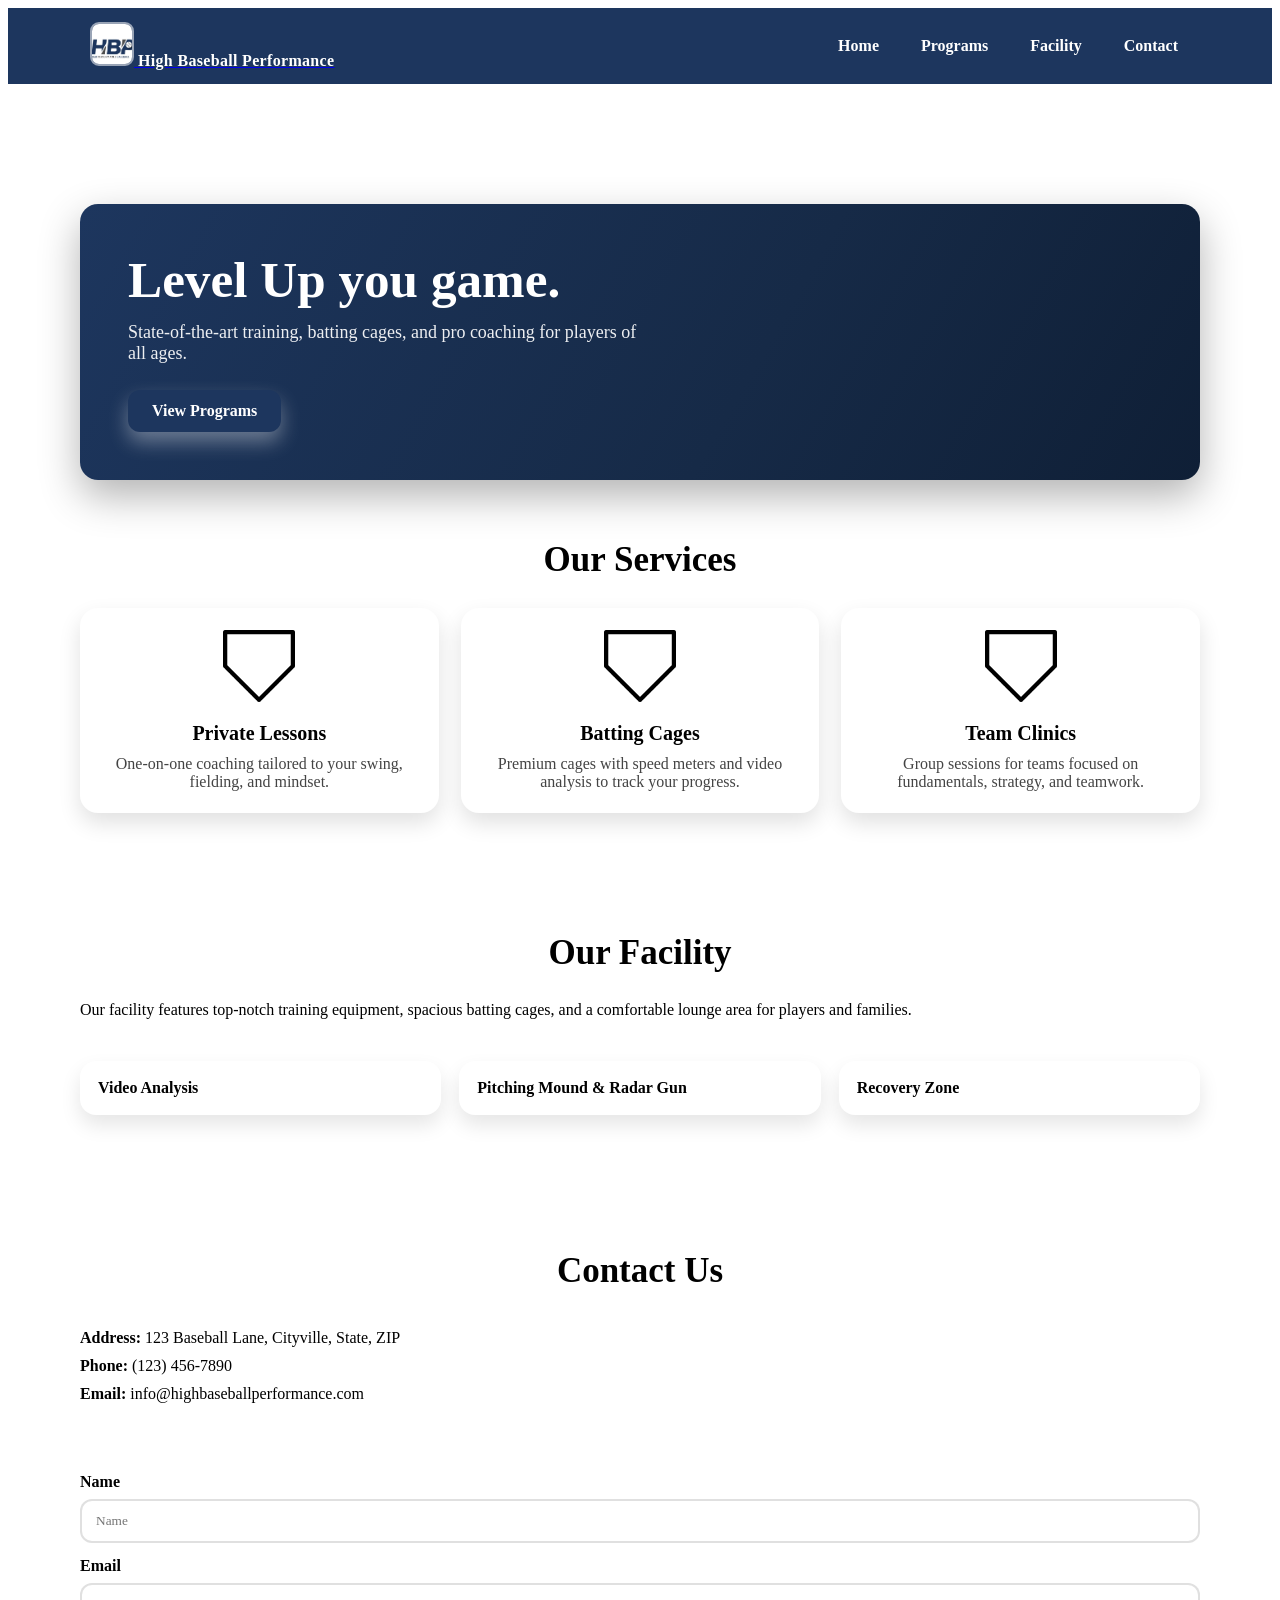
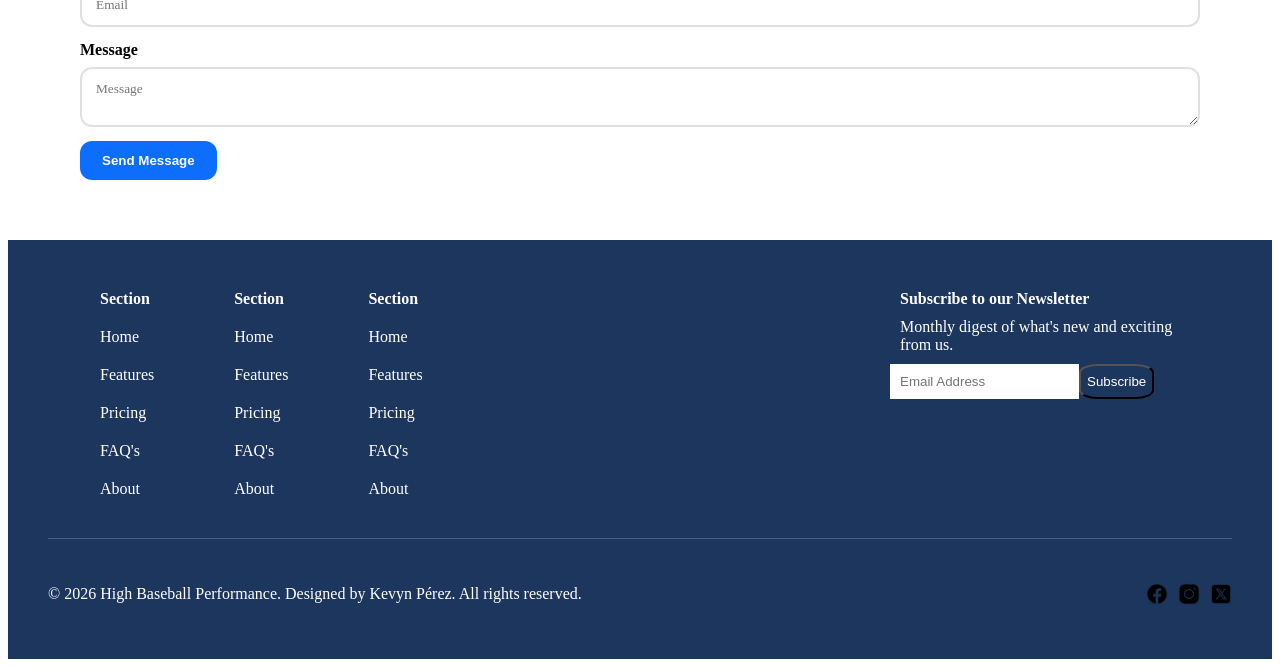
<file: index.html>
<!DOCTYPE html>
<html lang="en">

<head>
    <meta charset="UTF-8">
    <meta name="viewport" content="width=device-width, initial-scale=1.0">
    <title>High Baseball Performance</title>
    <link rel="stylesheet" href="style.css">
    <link rel="stylesheet" href="media.css">
</head>

<body>
    <header>
        <nav>
            <div class="brand">
                <a href="index.html">
                    <img src="High BP.jpeg" alt="High Baseball Performance" class="icono">
                    <span>High Baseball Performance</span>
                </a>
            </div>

            <ul>
                <li><a href="index.html">Home</a></li>
                <li><a href="programs.html">Programs</a></li>
                <li><a href="facility.html">Facility</a></li>
                <li><a href="contact.html">Contact</a></li>
            </ul>
        </nav>
    </header>

    <div class="container">

        <div class="clm1">
            <div class="clm1-content">
                <h1>Level Up you game.</h1>
                <p>State-of-the-art training, batting cages, and pro coaching for players of all ages.</p>
                <a href="programs.html" class="btn">View Programs</a>
            </div>
        </div>
        <div class="section">
            <h2>Our Services</h2>
            <div class="cards">
                <div class="card">
                    <img src="baseball.png" alt="Private Lessons">
                    <h3>Private Lessons</h3>
                    <p>One-on-one coaching tailored to your swing, fielding, and mindset.</p>
                </div>
                <div class="card">
                    <img src="baseball (2).png" alt="Batting Cages">
                    <h3>Batting Cages</h3>
                    <p>Premium cages with speed meters and video analysis to track your progress.</p>
                </div>
                <div class="card">
                    <img src="HomePlate.png" alt="Team Clinics">
                    <h3>Team Clinics</h3>
                    <p>Group sessions for teams focused on fundamentals, strategy, and teamwork.</p>
                </div>
            </div>
        </div>

        <div class="section">
            <h2>Our Facility</h2>
            <p>Our facility features top-notch training equipment, spacious batting cages, and a comfortable lounge area
                for players and families.</p>

            <div class="features">
                <p>Video Analysis</p>
                <p>Pitching Mound & Radar Gun</p>
                <p>Recovery Zone</p>
            </div>
        </div>
        <div class="section">
            <h2>Contact Us</h2>
            <div class="contact-grid">
                <div class="contact-info">
                    <p><strong>Address:</strong> 123 Baseball Lane, Cityville, State, ZIP</p>
                    <p><strong>Phone:</strong> (123) 456-7890</p>
                    <p><strong>Email:</strong> info@highbaseballperformance.com</p>
                </div>
            </div>
            </div>

            <form class="contact-form">
                <label>
                    Name
                    <input type="text" placeholder="Name" required>
                </label>
                <label>
                    Email
                    <input type="email" placeholder="Email" required>
                </label>
                <label>
                    Message
                    <textarea placeholder="Message" required></textarea>
                </label>
                <button type="submit">Send Message</button>
            </form>
        </div>
         <footer class="footer">
            <div class="fcontainer">
                <div class="fcolumns">
                    <div class="columns">
                        <h4>Section</h4>
                        <a href="#">Home</a>
                        <a href="#">Features</a>
                        <a href="#">Pricing</a>
                        <a href="#">FAQ's</a>
                        <a href="#">About</a>
                    </div>
                    <div class="columns">
                        <h4>Section</h4>
                        <a href="#">Home</a>
                        <a href="#">Features</a>
                        <a href="#">Pricing</a>
                        <a href="#">FAQ's</a>
                        <a href="#">About</a>
                    </div>
                    <div class="columns">
                        <h4>Section</h4>
                        <a href="#">Home</a>
                        <a href="#">Features</a>
                        <a href="#">Pricing</a>
                        <a href="#">FAQ's</a>
                        <a href="#">About</a>
                    </div>
                </div>
                <div class="news">
                    <h4>Subscribe to our Newsletter</h4>
                    <p>Monthly digest of what's new and exciting from us.</p>

                    <div class="form">
                        <input type="email" placeholder="Email Address">
                    <button>Subscribe</button>
                </div>
            </div>
        </div>
        <hr>
        <div class="bottom">
            <p>&copy; 2026 High Baseball Performance. Designed by Kevyn Pérez. All rights reserved.</p>
        
        <div class="social">
        <span><img src="Copia de icons8-facebook-50 2.png"></span>
        <span><img src="Copia de icons8-instagram-50.png"></span>
        <span><img src="Copia de icons8-x-50 2.png"></span>
        </div>
        </div>  
    </footer>
</body>


</html>
</file>
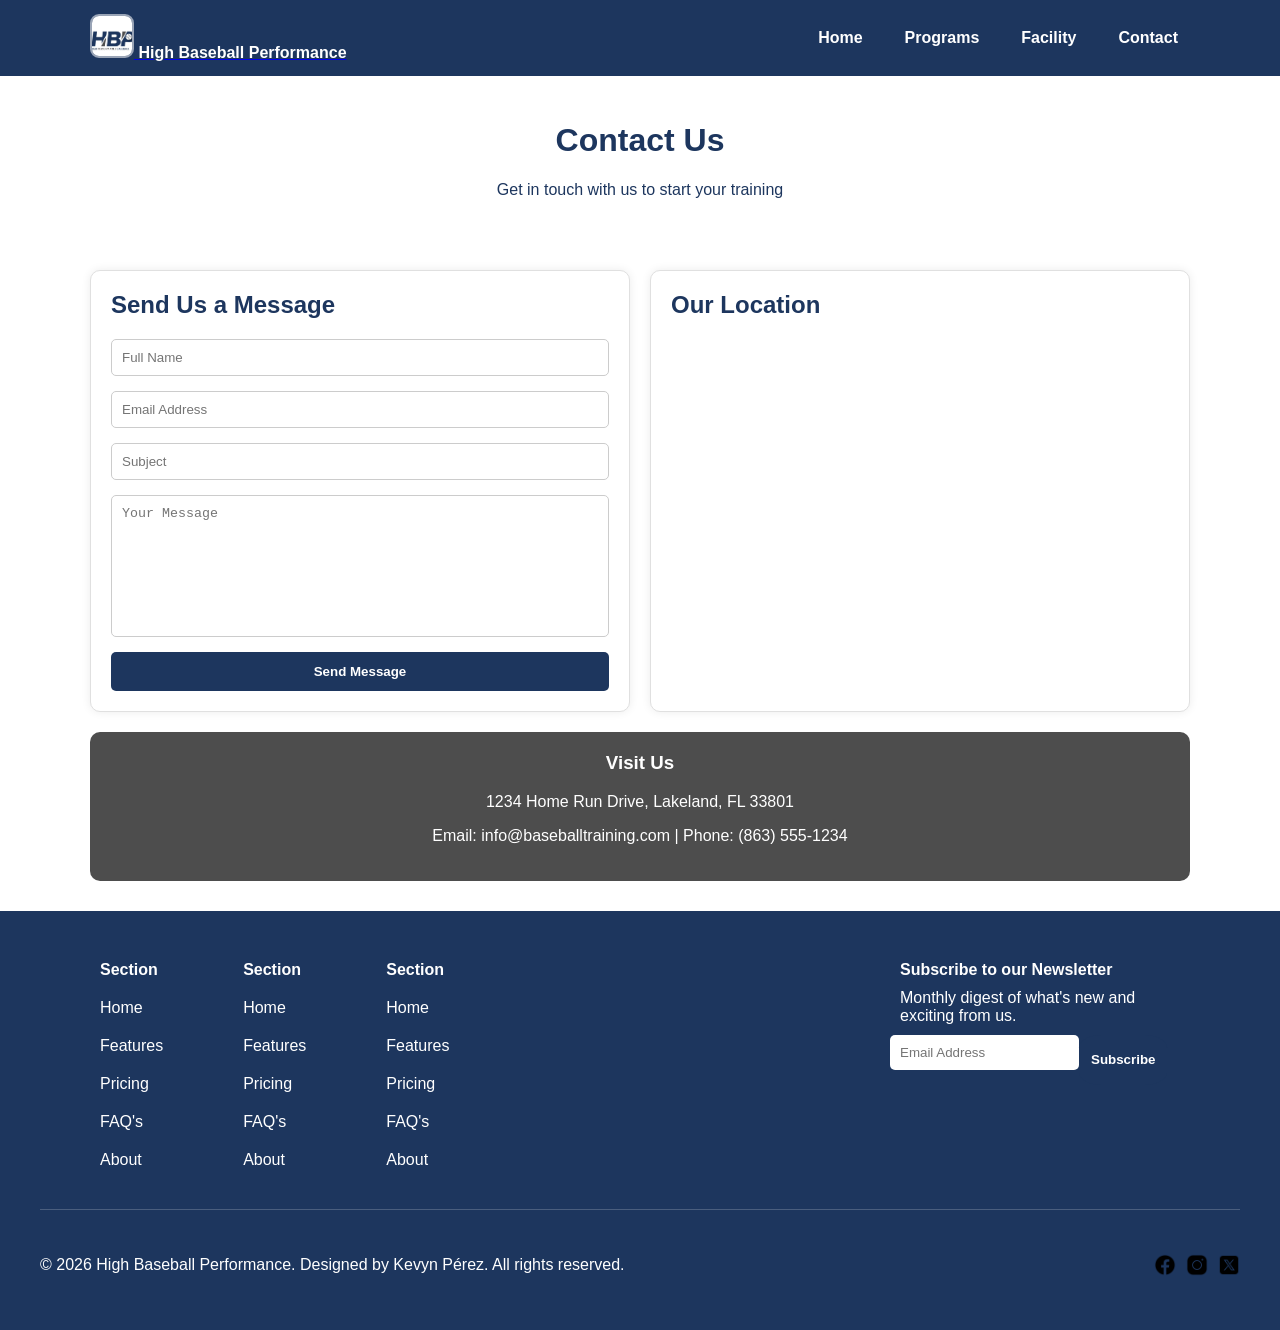
<file: contact.html>
<!DOCTYPE html>
<html lang="en">
<head>
    <meta charset="UTF-8">
    <meta name="viewport" content="width=device-width, initial-scale=1.0">
    <title>Contact Us</title>
    <link rel="stylesheet" href="contact.css">
    <link rel="stylesheet" href="media.css">

  
</head>

<body>
    <div class="navbar">
    <nav>
        <div class="brand">
            <a href="index.html">
                <img src="High BP.jpeg" alt="High Baseball Performance" class="icono">
                <span>High Baseball Performance</span>
            </a>
        </div>

        <ul>
            <li><a href="index.html">Home</a></li>
            <li><a href="programs.html">Programs</a></li>
            <li><a href="facility.html">Facility</a></li>
            <li><a href="contact.html">Contact</a></li>
        </ul>
    </nav>
</div>

    <header>
        <h1>Contact Us</h1>
        <p>Get in touch with us to start your training</p>
    </header>

    <div class="container">

        <div class="box">
            <h2>Send Us a Message</h2>

            <form>
                <input type="text" name="name" placeholder="Full Name" required>
                <input type="email" name="email" placeholder="Email Address" required>
                <input type="text" name="subject" placeholder="Subject">
                <textarea name="message" placeholder="Your Message" required></textarea>

                <button type="submit">Send Message</button>
            </form>
        </div>

        
        <div class="box">
            <h2>Our Location</h2>

            <iframe 
                src="https://www.google.com/maps?q=1234+Home+Run+Drive+Lakeland+FL&output=embed"
                loading="lazy">
            </iframe>
        </div>

        <div class="full-width">
            <h3>Visit Us</h3>
            <p>1234 Home Run Drive, Lakeland, FL 33801</p>
            <p>Email: info@baseballtraining.com | Phone: (863) 555-1234</p>
        </div>

    </div>

     <footer class="footer">
            <div class="fcontainer">
                <div class="fcolumns">
                    <div class="columns">
                        <h4>Section</h4>
                        <a href="#">Home</a>
                        <a href="#">Features</a>
                        <a href="#">Pricing</a>
                        <a href="#">FAQ's</a>
                        <a href="#">About</a>
                    </div>
                    <div class="columns">
                        <h4>Section</h4>
                        <a href="#">Home</a>
                        <a href="#">Features</a>
                        <a href="#">Pricing</a>
                        <a href="#">FAQ's</a>
                        <a href="#">About</a>
                    </div>
                    <div class="columns">
                        <h4>Section</h4>
                        <a href="#">Home</a>
                        <a href="#">Features</a>
                        <a href="#">Pricing</a>
                        <a href="#">FAQ's</a>
                        <a href="#">About</a>
                    </div>
                </div>
                <div class="news">
                    <h4>Subscribe to our Newsletter</h4>
                    <p>Monthly digest of what's new and exciting from us.</p>

                    <div class="form">
                        <input type="email" placeholder="Email Address">
                    <button>Subscribe</button>
                </div>
            </div>
        </div>
        <hr>
        <div class="bottom">
            <p>&copy; 2026 High Baseball Performance. Designed by Kevyn Pérez. All rights reserved.</p>
        
        <div class="social">
        <span><img src="Copia de icons8-facebook-50 2.png"></span>
        <span><img src="Copia de icons8-instagram-50.png"></span>
        <span><img src="Copia de icons8-x-50 2.png"></span>
        </div>
        </div>  
    </footer>

</body>
</html>
</file>
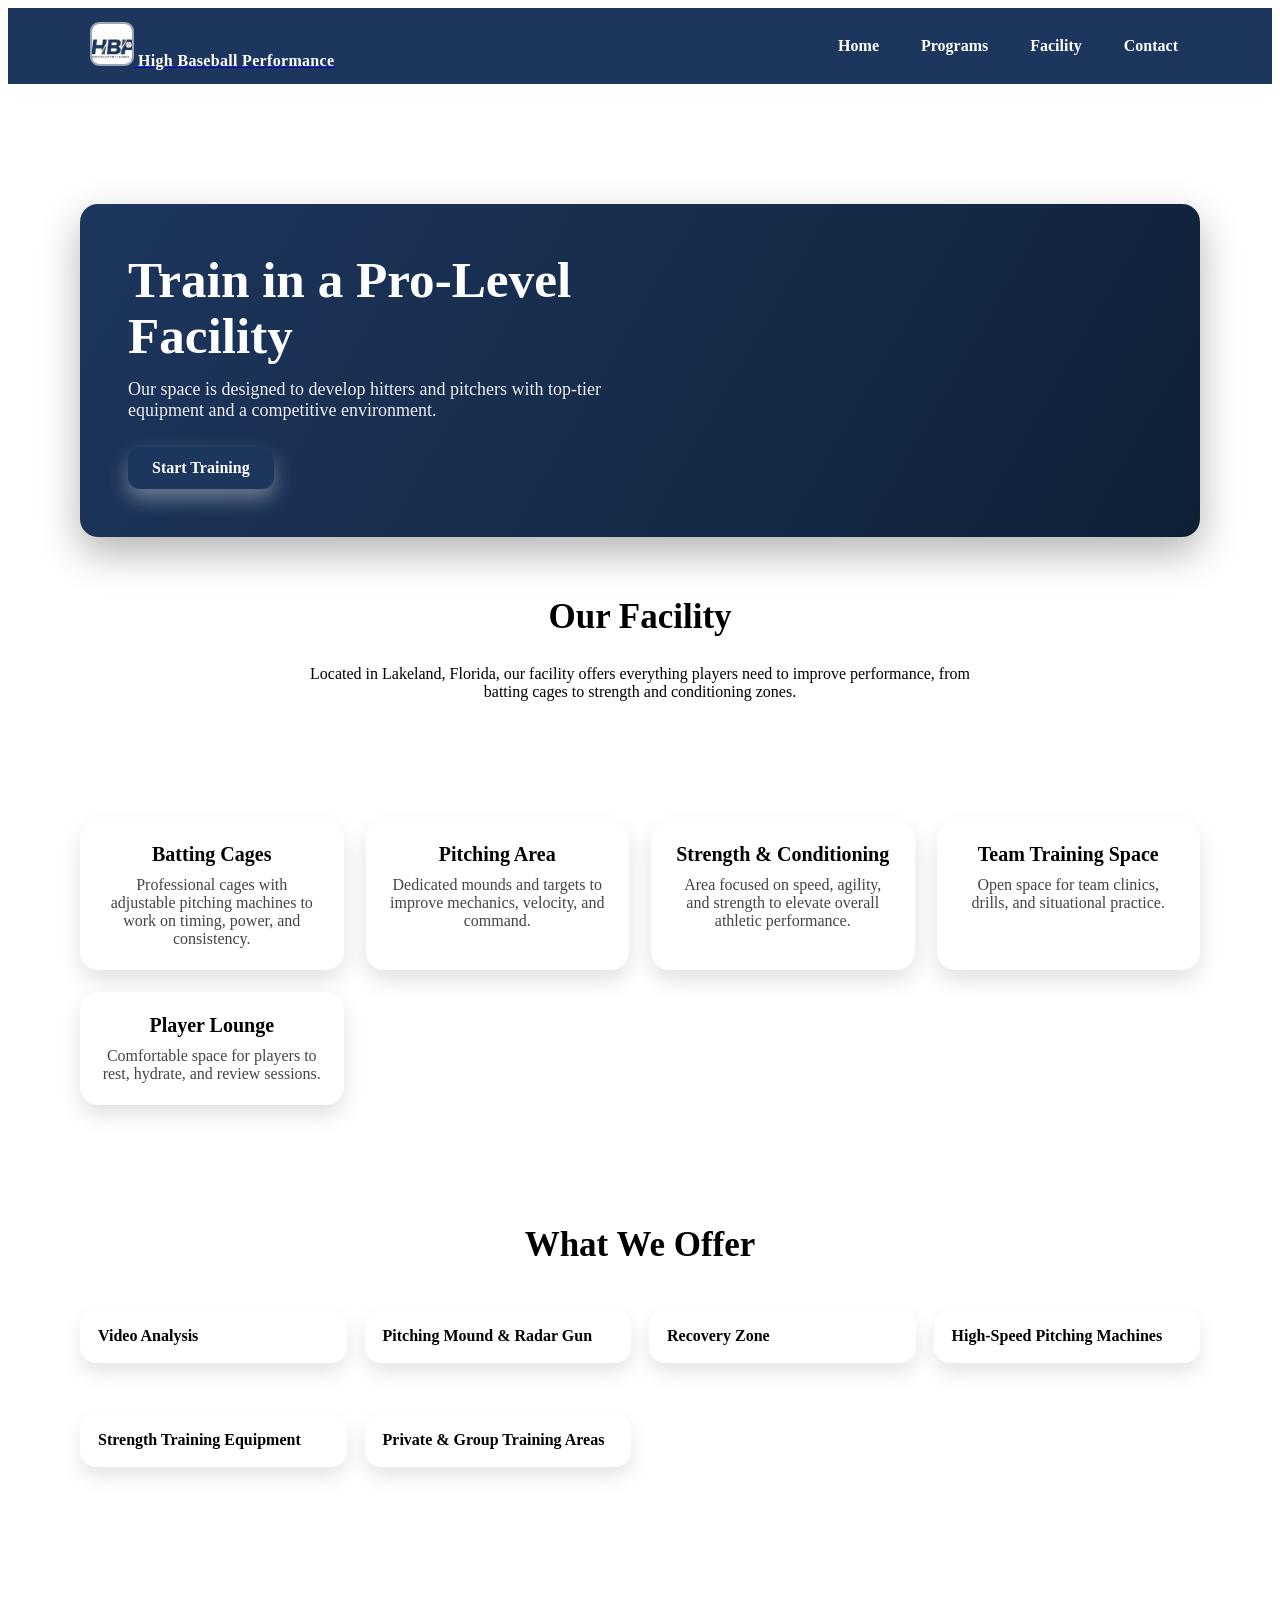
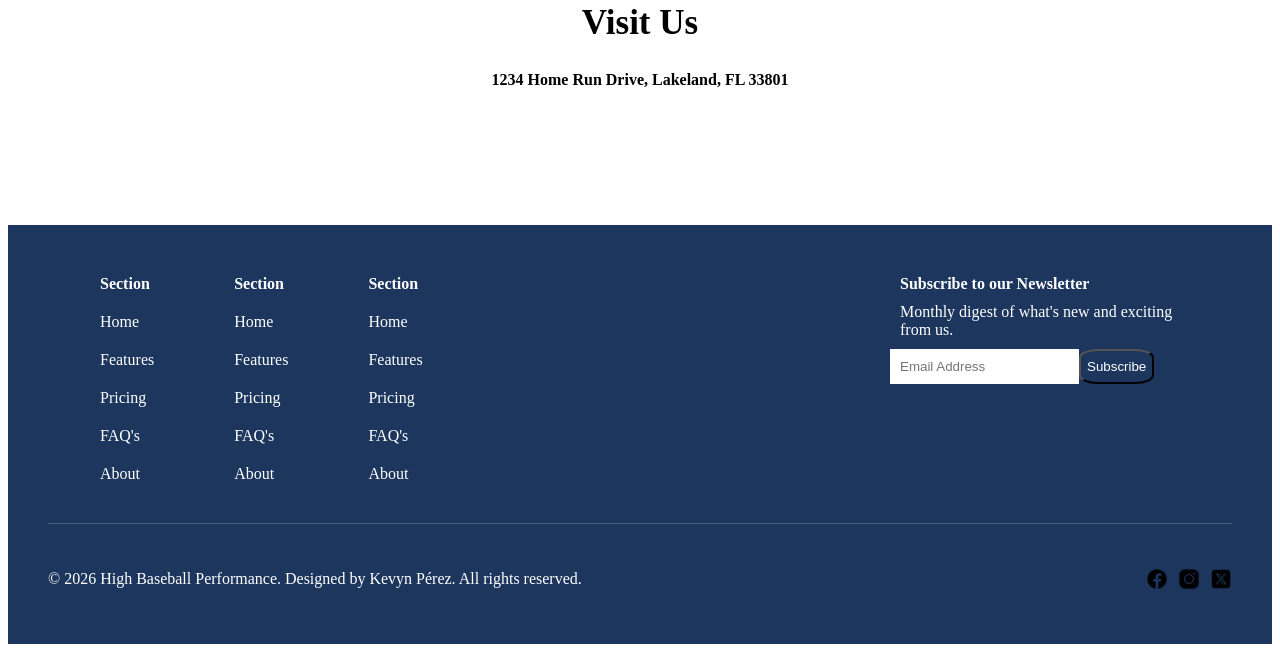
<file: facility.html>
<!DOCTYPE html>
<html lang="en">
<head>
    <meta charset="UTF-8">
    <meta name="viewport" content="width=device-width, initial-scale=1.0">
    <title>Facility - High Baseball Performance</title>
    <link rel="stylesheet" href="media.css">    
    <link rel="stylesheet" href="style.css">
</head>

<body>

<header>
    <nav>
        <div class="brand">
            <a href="index.html">
                <img src="High BP.jpeg" alt="High Baseball Performance" class="icono">
                <span>High Baseball Performance</span>
            </a>
        </div>

        <ul>
            <li><a href="index.html">Home</a></li>
            <li><a href="programs.html">Programs</a></li>
            <li><a href="facility.html">Facility</a></li>
            <li><a href="contact.html">Contact</a></li>
        </ul>
    </nav>
</header>

<div class="container">

    
    <div class="clm1">
        <div class="clm1-content">
            <h1>Train in a Pro-Level Facility</h1>
            <p>Our space is designed to develop hitters and pitchers with top-tier equipment and a competitive environment.</p>
            <a href="programs.html" class="btn">Start Training</a>
        </div>
    </div>

    
    <div class="section">
        <h2>Our Facility</h2>
        <p style="text-align:center; max-width:700px; margin:0 auto;">
            Located in Lakeland, Florida, our facility offers everything players need to improve performance,
            from batting cages to strength and conditioning zones.
        </p>
    </div>

   
    <div class="section">
        <div class="cards">

            <div class="card">
                <h3>Batting Cages</h3>
                <p>Professional cages with adjustable pitching machines to work on timing, power, and consistency.</p>
            </div>

            <div class="card">
                <h3>Pitching Area</h3>
                <p>Dedicated mounds and targets to improve mechanics, velocity, and command.</p>
            </div>

            <div class="card">
                <h3>Strength & Conditioning</h3>
                <p>Area focused on speed, agility, and strength to elevate overall athletic performance.</p>
            </div>

            <div class="card">
                <h3>Team Training Space</h3>
                <p>Open space for team clinics, drills, and situational practice.</p>
            </div>

            <div class="card">
                <h3>Player Lounge</h3>
                <p>Comfortable space for players to rest, hydrate, and review sessions.</p>
            </div>

        </div>
    </div>

  
    <div class="section">
        <h2>What We Offer</h2>

        <div class="features">
            <p>Video Analysis</p>
            <p>Pitching Mound & Radar Gun</p>
            <p>Recovery Zone</p>
            <p>High-Speed Pitching Machines</p>
            <p>Strength Training Equipment</p>
            <p>Private & Group Training Areas</p>
        </div>
    </div>

   
    <div class="section">
        <h2>Visit Us</h2>
        <p style="text-align:center; font-weight:600;">
            1234 Home Run Drive, Lakeland, FL 33801
        </p>
    </div>

</div>

 <footer class="footer">
            <div class="fcontainer">
                <div class="fcolumns">
                    <div class="columns">
                        <h4>Section</h4>
                        <a href="#">Home</a>
                        <a href="#">Features</a>
                        <a href="#">Pricing</a>
                        <a href="#">FAQ's</a>
                        <a href="#">About</a>
                    </div>
                    <div class="columns">
                        <h4>Section</h4>
                        <a href="#">Home</a>
                        <a href="#">Features</a>
                        <a href="#">Pricing</a>
                        <a href="#">FAQ's</a>
                        <a href="#">About</a>
                    </div>
                    <div class="columns">
                        <h4>Section</h4>
                        <a href="#">Home</a>
                        <a href="#">Features</a>
                        <a href="#">Pricing</a>
                        <a href="#">FAQ's</a>
                        <a href="#">About</a>
                    </div>
                </div>
                <div class="news">
                    <h4>Subscribe to our Newsletter</h4>
                    <p>Monthly digest of what's new and exciting from us.</p>

                    <div class="form">
                        <input type="email" placeholder="Email Address">
                    <button>Subscribe</button>
                </div>
            </div>
        </div>
        <hr>
        <div class="bottom">
            <p>&copy; 2026 High Baseball Performance. Designed by Kevyn Pérez. All rights reserved.</p>
        
        <div class="social">
        <span><img src="Copia de icons8-facebook-50 2.png"></span>
        <span><img src="Copia de icons8-instagram-50.png"></span>
        <span><img src="Copia de icons8-x-50 2.png"></span>
        </div>
        </div>  
    </footer>

</body>
</html>
</file>
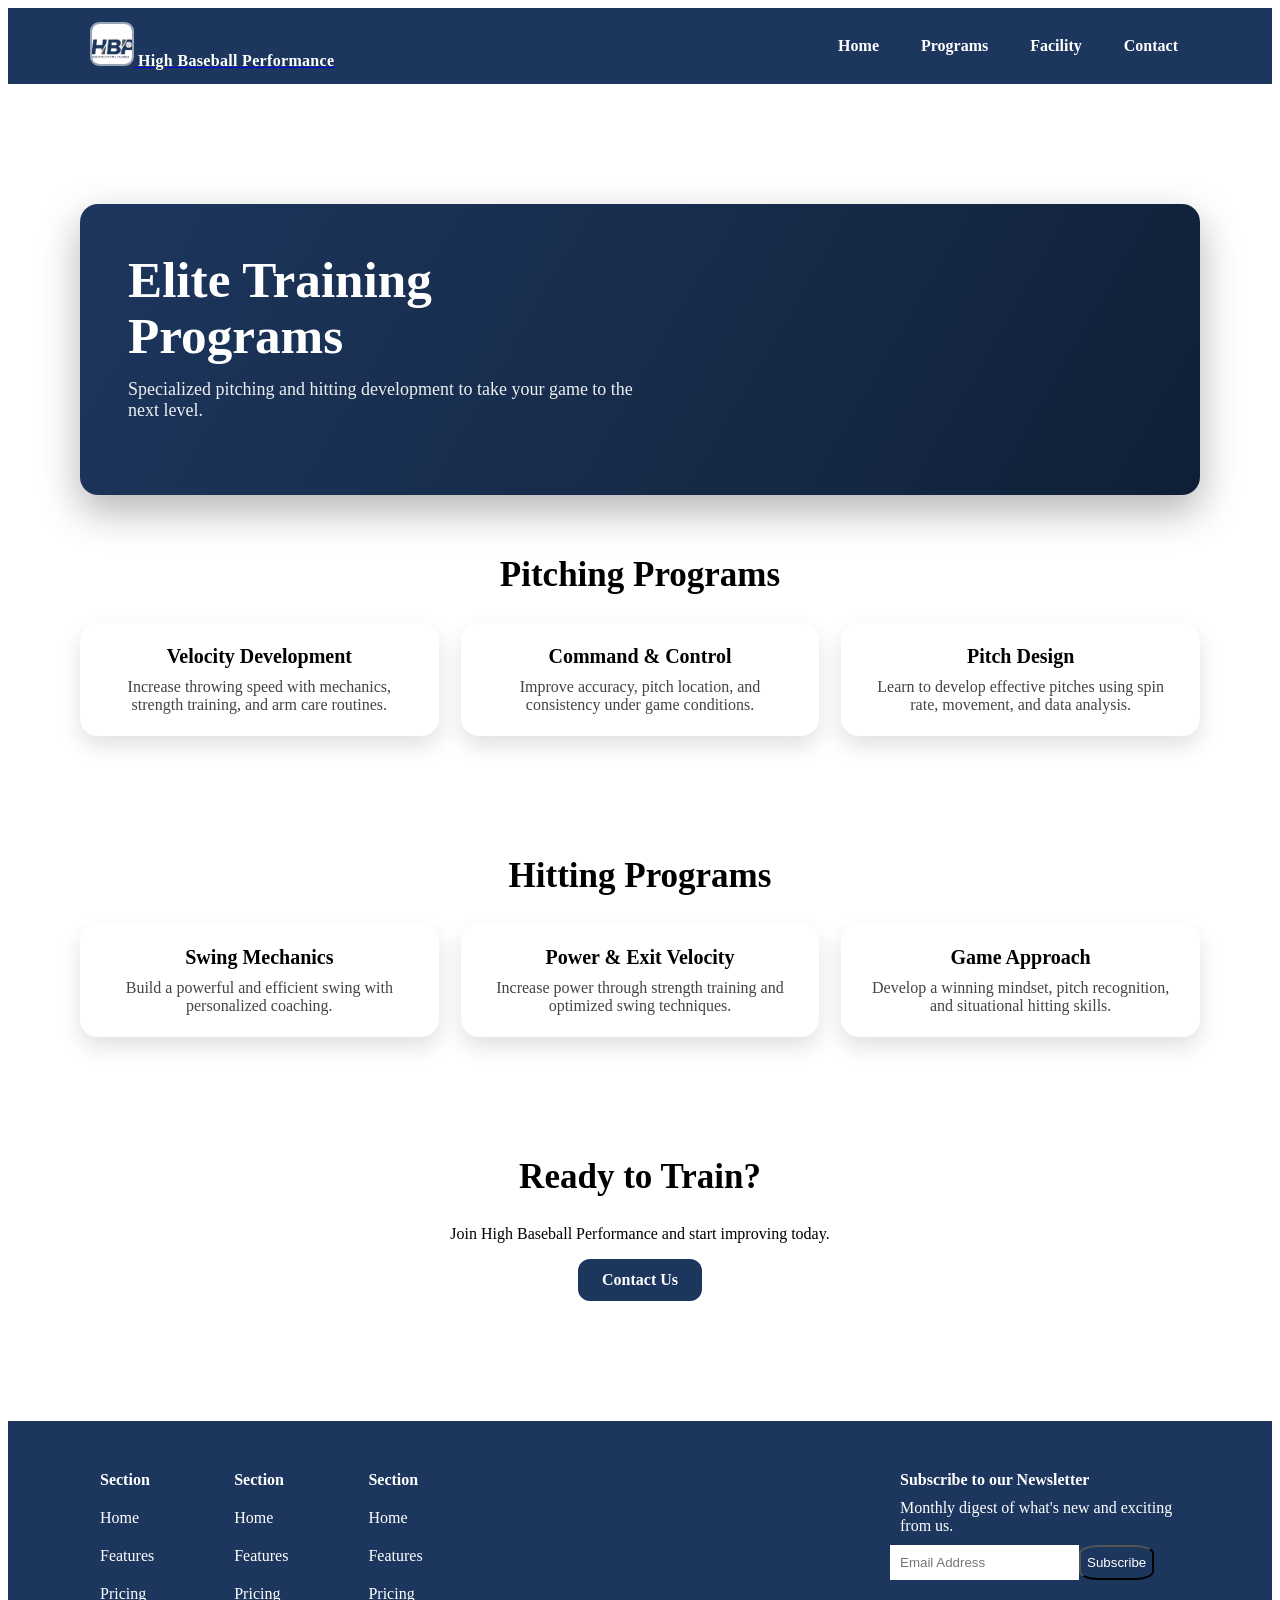
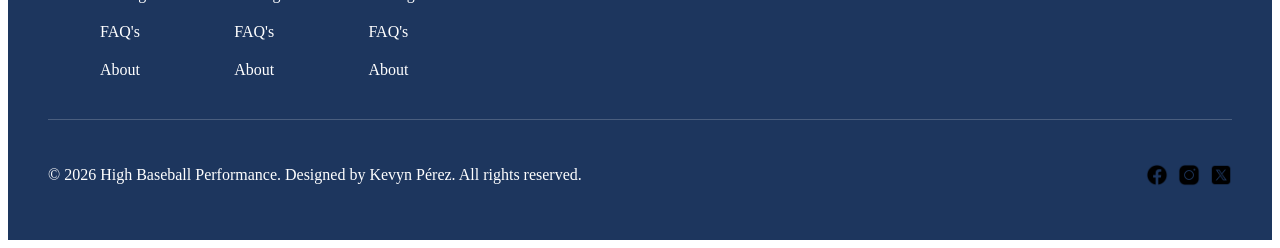
<file: programs.html>
<!DOCTYPE html>
<html lang="en">
<head>
    <meta charset="UTF-8">
    <meta name="viewport" content="width=device-width, initial-scale=1.0">
    <title>Programs | High Baseball Performance</title>
    <link rel="stylesheet" href="style.css">
    <link rel="stylesheet" href="media.css">
</head>

<body>

    <header>
        <nav>
            <div class="brand">
                <a href="index.html">
                    <img src="High BP.jpeg" alt="High Baseball Performance" class="icono">
                    <span>High Baseball Performance</span>
                </a>
            </div>

            <ul>
                <li><a href="index.html">Home</a></li>
                <li><a href="programs.html">Programs</a></li>
                <li><a href="facility.html">Facility</a></li>
                <li><a href="contact.html">Contact</a></li>
            </ul>
        </nav>
    </header>

    <div class="container">

        <div class="clm1">
            <div class="clm1-content">
                <h1>Elite Training Programs</h1>
                <p>Specialized pitching and hitting development to take your game to the next level.</p>
            </div>
        </div>

   
        <div class="section">
            <h2>Pitching Programs</h2>

            <div class="cards">

                <div class="card">
                    <h3>Velocity Development</h3>
                    <p>Increase throwing speed with mechanics, strength training, and arm care routines.</p>
                </div>

                <div class="card">
                    <h3>Command & Control</h3>
                    <p>Improve accuracy, pitch location, and consistency under game conditions.</p>
                </div>

                <div class="card">
                    <h3>Pitch Design</h3>
                    <p>Learn to develop effective pitches using spin rate, movement, and data analysis.</p>
                </div>

            </div>
        </div>

        <div class="section">
            <h2>Hitting Programs</h2>

            <div class="cards">

                <div class="card">
                    <h3>Swing Mechanics</h3>
                    <p>Build a powerful and efficient swing with personalized coaching.</p>
                </div>

                <div class="card">
                    <h3>Power & Exit Velocity</h3>
                    <p>Increase power through strength training and optimized swing techniques.</p>
                </div>

                <div class="card">
                    <h3>Game Approach</h3>
                    <p>Develop a winning mindset, pitch recognition, and situational hitting skills.</p>
                </div>

            </div>
        </div>

        <div class="section" style="text-align:center;">
            <h2>Ready to Train?</h2>
            <p>Join High Baseball Performance and start improving today.</p>
            <a href="contact.html" class="btn">Contact Us</a>
        </div>

    </div>

     <footer class="footer">
            <div class="fcontainer">
                <div class="fcolumns">
                    <div class="columns">
                        <h4>Section</h4>
                        <a href="#">Home</a>
                        <a href="#">Features</a>
                        <a href="#">Pricing</a>
                        <a href="#">FAQ's</a>
                        <a href="#">About</a>
                    </div>
                    <div class="columns">
                        <h4>Section</h4>
                        <a href="#">Home</a>
                        <a href="#">Features</a>
                        <a href="#">Pricing</a>
                        <a href="#">FAQ's</a>
                        <a href="#">About</a>
                    </div>
                    <div class="columns">
                        <h4>Section</h4>
                        <a href="#">Home</a>
                        <a href="#">Features</a>
                        <a href="#">Pricing</a>
                        <a href="#">FAQ's</a>
                        <a href="#">About</a>
                    </div>
                </div>
                <div class="news">
                    <h4>Subscribe to our Newsletter</h4>
                    <p>Monthly digest of what's new and exciting from us.</p>

                    <div class="form">
                        <input type="email" placeholder="Email Address">
                    <button>Subscribe</button>
                </div>
            </div>
        </div>
        <hr>
        <div class="bottom">
            <p>&copy; 2026 High Baseball Performance. Designed by Kevyn Pérez. All rights reserved.</p>
        
        <div class="social">
        <span><img src="Copia de icons8-facebook-50 2.png"></span>
        <span><img src="Copia de icons8-instagram-50.png"></span>
        <span><img src="Copia de icons8-x-50 2.png"></span>
        </div>
        </div>  
    </footer>

</body>
</html>
</file>
<file: style.css>
header {
 width: 100%;
 background: #1d365e;
}

header nav {
  max-width: 1100px;
  margin: 0 auto;
  padding: 14px 18px;
  display: flex;
  justify-content: space-between;
  align-items: center;
  gap: 16px;
}

.container {
  max-width: 1120px;
  margin: 0 auto;
  padding: 120px 18px 60px;
}


.brand {
  display: flex;
  align-items: center;
  gap: 10px;
}

.brand img {
  width: 40px;
  height: 40px;
  border-radius: 9px;
  object-fit: cover;
  border: 2px solid rgba(255, 255, 255, 0.55);
}

.brand span {
  font-weight: 700;
  color: #fff;
  letter-spacing: 0.02em;
}

header nav ul {
  display: flex;
  gap: 18px;
  margin: 0;
  padding: 0;
  list-style: none;
}

header nav li a {
  display: inline-flex;
  align-items: center;
  padding: 10px 12px;
  font-weight: 600;
  border-radius: 10px;
  text-decoration: none;
  color: #fff;
  transition: background 0.18s ease, transform 0.18s ease;
}

header nav li a:hover {
  background: rgba(255, 255, 255, 0.2);
  transform: translateY(-1px);
}

main.container {
  max-width: 1120px;
  margin: 0 auto;
  padding: 120px 18px 60px;
}

.clm1 {
  display: flex;
  align-items: center;
  justify-content: space-between;
  gap: 30px;
  border-radius: 18px;
  padding: 48px;
  background: linear-gradient(120deg, #1d365e 0%, #162a47 60%, #0f1f36 100%);
  color: #fff;
  box-shadow: 0 16px 40px rgba(0, 0, 0, 0.3);
}

.clm1-content {
  max-width: 520px;
}

.clm1 h1 {
  margin: 0 0 14px;
  font-size: clamp(38px,4vw,53px);
  line-height: 1.1;
}

.clm1 p {
  margin: 0 0 26px;
  font-size: 18px;
  color: rgba(255, 255, 255, 0.92);
}

.btn {
  display: inline-block;
  padding: 12px 24px;
  border-radius: 12px;
  border: none;
  background: #1d365e;
  color: #fff;
  font-weight: 700;
  text-decoration: none;
  box-shadow: 0 10px 20px rgba(255, 255, 255, 0.35);
  transition: transform 0.18s ease, box-shadow 0.18s ease;
}

.btn:hover {
  transform: translateY(-2px);
  box-shadow: 0 16px 26px rgba(255, 255, 255, 0.4)
}

.clm1-image {
  width: clamp(160px, 25%, 320px);
  border-radius: 18px;
  border: 4px solid rgba(255, 255, 255, 0.4);
  box-shadow: 0 16px 26px rgba(0, 0, 0, 0.35);
  object-fit: cover;
}

.section {
  padding: 60px 0;
}

.section h2 {
  font-size: 35px;
  margin: 0;
  text-align: center;
  margin-bottom: 28px;

}

.cards {
  display: grid;
  gap: 22px;
  grid-template-columns: repeat(auto-fit, minmax(240px, 1fr));
}

.card {
  border-radius: 18px;
  padding: 22px;
  background: #fff;
  box-shadow: 0 10px 22px rgba(0, 0, 0, 0.12);
  text-align: center;
  transition: transform 0.18s ease, box-shadow 0.18s ease;
}

.card:hover {
  transform: translateY(-6px);
  box-shadow: 0 18px 28px rgba(0, 0, 0, 0.16);
}

.card img {
  width: 72px;
  height: 72px;
  object-fit: contain;
  margin: 0 auto 16px;
}

.card h3 {
  margin: 0 0 10px;
  font-size: 20px;
}

.card p {
  margin: 0;
  color: #444;
}

.features {
  display: grid;
  gap: 18px;
  grid-template-columns: repeat(auto-fit, minmax(220px, 1fr));
  margin-top: 26px;
}

.features p {
  padding: 18px;
  border-radius: 16px;
  background: #fff;
  box-shadow: 0 10px 20px rgba(0, 0, 0, 0.1);
  font-weight: 600;
}

.contact-grid {
  display: grid;
  gap: 24px;
  grid-template-columns: 1fr 1fr;
  margin-top: 24px;
}
.contact-info p {
  margin: 10px 0;

  
}

.contact-form {
  display: flex;
  flex-direction: column;
  gap: 14px;
}

.contact-form label {
  display: flex;
  flex-direction: column;
  font-weight: 600;
  
}

.contact-form input,
.contact-form textarea {
  margin-top: 8px;
  padding: 12px 14px;
  border-radius: 12px;
  border: 2px solid rgba(0, 0, 0, 0.12);
  font-family: inherit;
  resize: vertical;
}

.contact-form input:focus,
.contact-form textarea:focus {
  outline: none;
  border-color: #0d6efd;
  box-shadow: 0 0 0 6px rgba(13, 110, 253, 0.2);
}

.contact-form button {
  width: fit-content;
  padding: 12px 22px;
  border-radius: 12px;
  border: none;
  background: #0d6efd;
  color: #fff;
  font-weight: 700;
  cursor: pointer;
  transition: transform 0.18s ease, box-shadow 0.18s ease;
}

.contact-form button:hover {
  transform: translateY(-1px);
  box-shadow: 0 12px 28px rgba(13, 110, 253, 0.25);
}
.footer{
    background:#1d365e;
    color:#fff;
    padding:40px;
}
.fcontainer{
    display: flex;
    justify-content: space-between;
    margin:0 auto;
    max-width: 1100px;
}
.fcolumns{
    display: flex;
    gap:60px;

}
.footer hr{
  border:none;
  height: 1px;
  background:rgba(255,255,255,0.2);
  margin:30px 0;
}
.columns{
    display: flex;
    flex-direction: column;
}

.columns h4{
    color:rgb(255, 255, 255);
    margin-bottom: 15px;
    margin:10px;
}

.columns a{
    text-decoration: none;
    color:#fff;
    margin: 10px;

}
.columns a:hover{
    color:rgba(255,255,255,0.7);
}

.news{
    width:300px;

}
.news h4{
    color:rgb(255, 255, 255);
    margin:10px;
}
.news p{
    margin: 10px;
}
.form{
    display: flex;
}
.form input{
    border:none;
    outline:none;
    padding:10px;
}
.form button{
    background: #1d365e;
    color:white;
    cursor:pointer;
    transition: 0.5s;
    box-shadow: #1d4ed8;
    border-radius: 25%;
}
.form button:hover{
    background: #162a47;
}
.bottom{
    display: flex;
    justify-content: space-between;
    align-items: center;
}
.social{
    display: flex;
}
.social span{
    cursor:pointer;
    margin-left:10px;
    display:flex;
    size: 14px;
}

.social span img{
  width:22px;

}
</file>
<file: media.css>
@media (max-width: 900px) {
  .hero {
    flex-direction: column;
    text-align: center;
  }

  .hero-image {
    margin-top: 26px;
  }

  main.container {
    padding-top: 140px;
  }
}

@media (max-width: 700px) {
  header nav {
    flex-direction: column;
    align-items: center;
    gap: 12px;
  }

  .contact-grid {
    grid-template-columns: 1fr;
  }
}
</file>
<file: contact.css>
body {
    font-family: Arial, sans-serif;
    margin: 0;
    background-color: #ffffff;
}

header {
    background-color: #ffffff;
    color: #1d365e;
    text-align: center;
    padding: 25px;
}

.container {
    width: 90%;
    max-width: 1100px;
    margin: 30px auto;
    display: grid;
    grid-template-columns: 1fr 1fr;
    gap: 20px;
}

.box {
    background-color: #ffffff;
    padding: 20px;
    border-radius: 10px;
    box-shadow: 0 0 10px rgba(0, 0, 0, 0.08);
    border: 1px solid #e0e0e0;
}

h2 {
    margin-top: 0;
    color: #1d365e;
}

form {
    display: flex;
    flex-direction: column;
}

input,
textarea {
    margin-bottom: 15px;
    padding: 10px;
    border-radius: 5px;
    border: 1px solid #ccc;

}

input:focus,
textarea:focus {
    outline: none;
    border: 1px solid #1d365e;
}

textarea {
    resize: none;
    height: 120px;
}

button {
    background-color: #1d365e;
    color: #ffffff;
    padding: 12px;
    border: none;
    border-radius: 5px;
    cursor: pointer;
    font-weight: bold;
}

button:hover {
    background-color: #4d4d4d;
}

iframe {
    width: 100%;
    height: 100%;
    border: 0;
    border-radius: 10px;
}

.full-width {
    grid-column: span 2;
    text-align: center;
    background-color: #4d4d4d;
    color: #ffffff;
    padding: 20px;
    border-radius: 10px;
}

.full-width h3 {
    margin-top: 0;
}


.navbar {
    width: 100%;
    background: #1d365e;
}

.navbar nav {
    max-width: 1100px;
    margin: 0 auto;
    padding: 14px 18px;
    display: flex;
    justify-content: space-between;
    align-items: center;
    gap: 16px;
}

.brand {
    display: flex;
    align-items: center;
    gap: 10px;
}

.brand img {
    width: 40px;
    height: 40px;
    border-radius: 9px;
    object-fit: cover;
    border: 2px solid rgba(255, 255, 255, 0.55);
}

.brand span {
    font-weight: 700;
    color: #fff;
    
}

.navbar nav ul {
    display: flex;
    gap: 18px;
    margin: 0;
    padding: 0;
    list-style: none;
}

.navbar nav li a {
    display: inline-flex;
    align-items: center;
    padding: 10px 12px;
    font-weight: 600;
    border-radius: 10px;
    text-decoration: none;
    color: #fff;
    transition: background 0.18s ease, transform 0.18s ease;
}

.navbar nav li a:hover {
    background: rgba(255, 255, 255, 0.2);
    transform: translateY(-1px);
}

.footer{
    background:#1d365e;
    color:#fff;
    padding:40px;
}
.fcontainer{
    display: flex;
    justify-content: space-between;
    margin:0 auto;
    max-width: 1100px;
}
.fcolumns{
    display: flex;
    gap:60px;

}
.footer hr{
  border:none;
  height: 1px;
  background:rgba(255,255,255,0.2);
  margin:30px 0;
}
.columns{
    display: flex;
    flex-direction: column;
}

.columns h4{
    color:rgb(255, 255, 255);
    margin-bottom: 15px;
    margin:10px;
}

.columns a{
    text-decoration: none;
    color:#fff;
    margin: 10px;

}
.columns a:hover{
    color:rgba(255,255,255,0.7);
}

.news{
    width:300px;

}
.news h4{
    color:rgb(255, 255, 255);
    margin:10px;
}
.news p{
    margin: 10px;
}
.form{
    display: flex;
}
.form input{
    border:none;
    outline:none;
    padding:10px;
}
.form button{
    background: #1d365e;
    color:white;
    cursor:pointer;
    transition: 0.5s;
    box-shadow: #1d4ed8;
    border-radius: 25%;
}
.form button:hover{
    background: #162a47;
}
.bottom{
    display: flex;
    justify-content: space-between;
    align-items: center;
}
.social{
    display: flex;
}
.social span{
    cursor:pointer;
    margin-left:10px;
    display:flex;
    size: 14px;
}

.social span img{
  width:22px;

}
</file>
